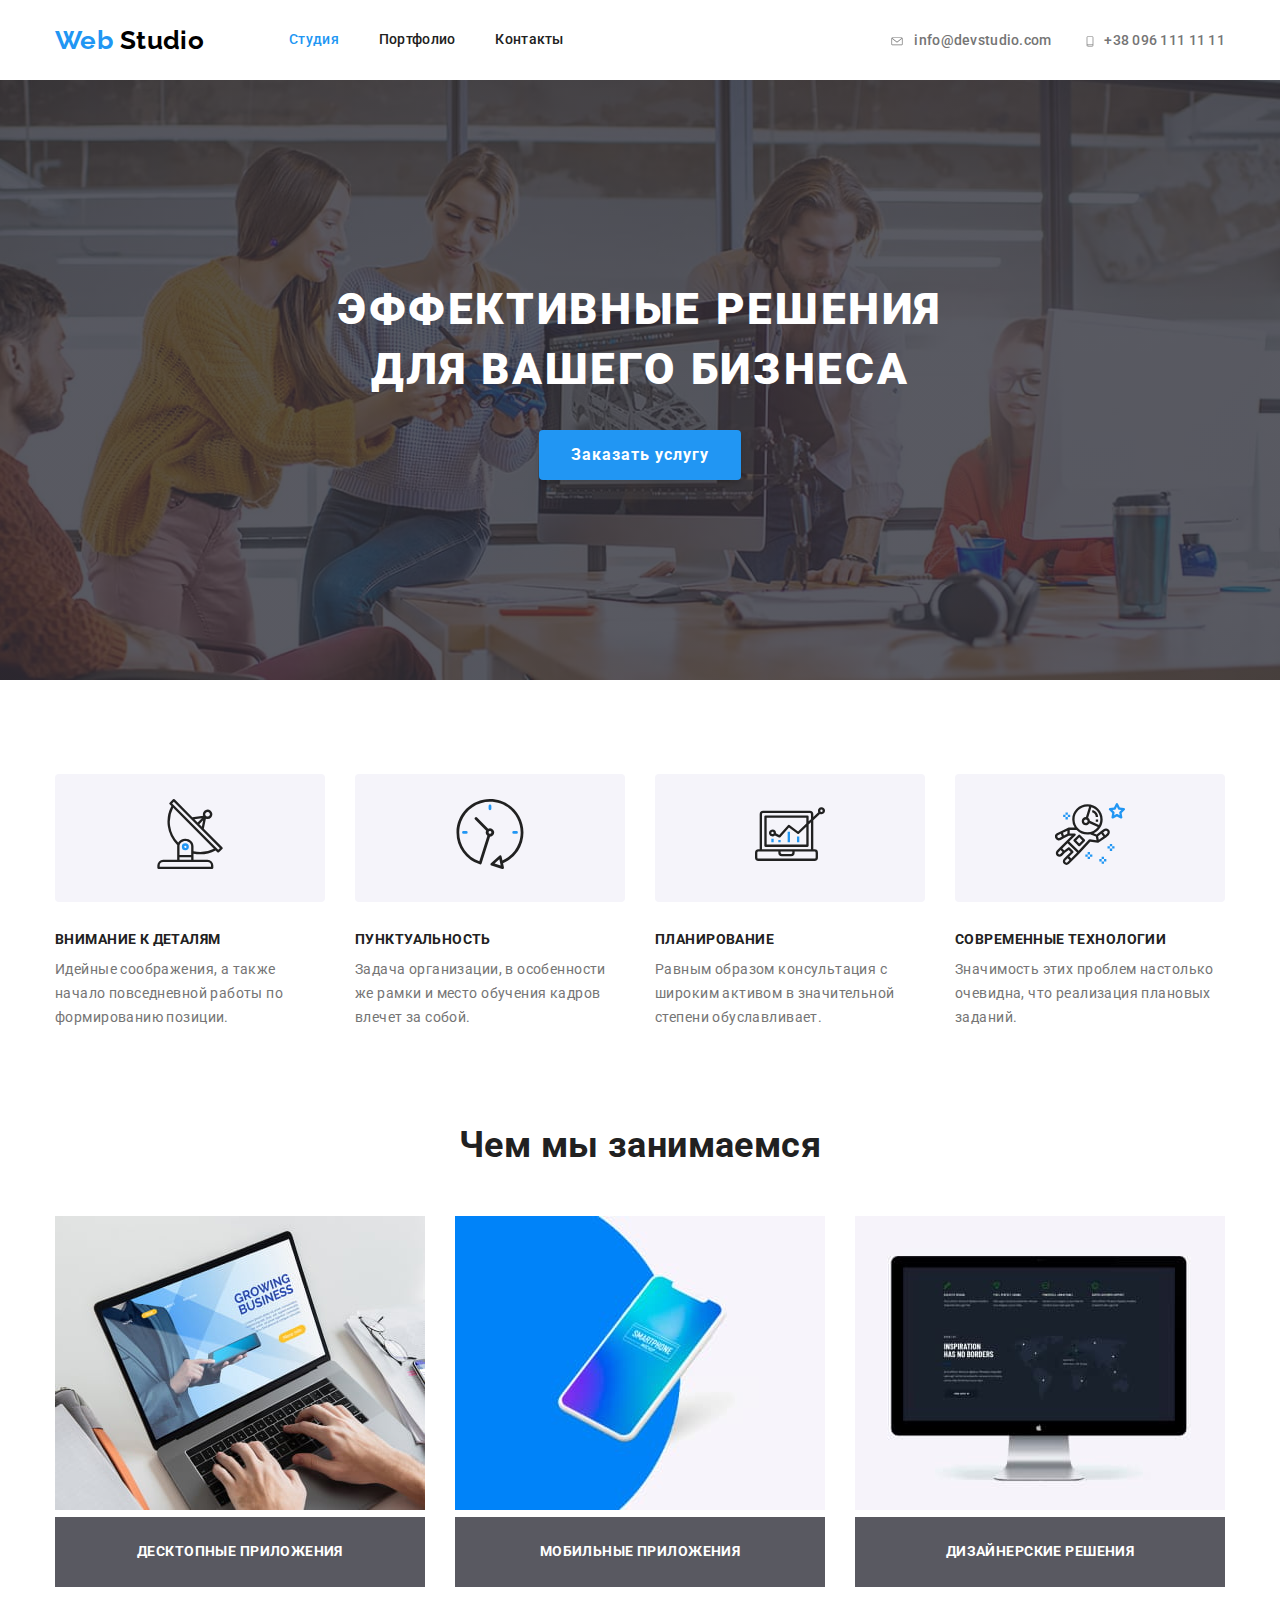
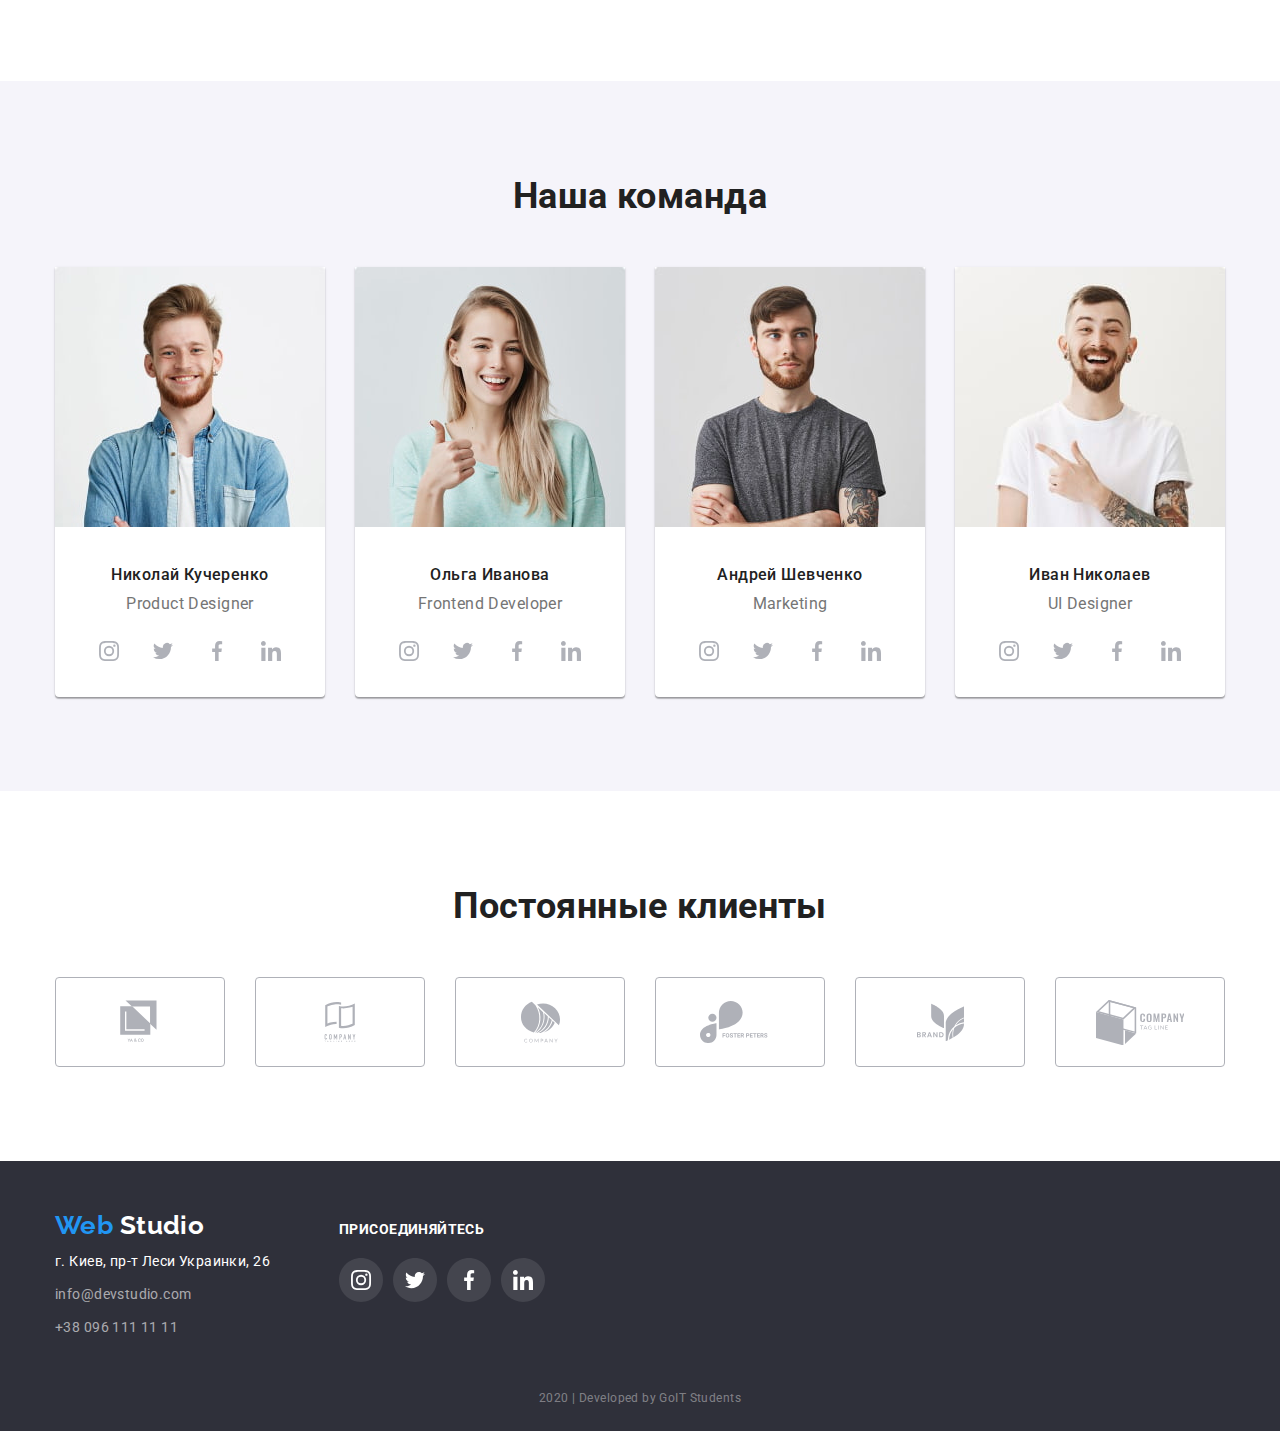
<file: index.html>
<!DOCTYPE html>
<html lang="ru">
  <head>
    <meta charset="UTF-8" />
    <meta name="viewport" content="width=device-width, initial-scale=1.0" />
    <title>Web Studio</title>
    <link href="https://fonts.googleapis.com/css2?family=Raleway:wght@700&family=Roboto:wght@400;500;700&display=swap" rel="stylesheet" />
    <link rel="stylesheet" href="./css/normalize.css" />
    <link rel="stylesheet" href="./css/style.css" />
  </head>

  <body>
    <!--Шапка сайта-->
    <header>
      <div class="container header-nav">
        <nav class="main-nav">
          <a href="./index.html" class="logo" lang="en"><span class="logo-header">Web</span> Studio</a>

          <ul class="site-nav list">
            <li class="item"><a href="./index.html" class="link current">Студия</a></li>
            <li class="item"><a href="./portfolio.html" class="link">Портфолио</a></li>
            <li class="item"><a href="#" class="link">Контакты</a></li>
          </ul>
        </nav>
        <div class="contact">
          <a class="contact-link mail" href="mailto:info@devstudio.com"
            ><svg class="contact-icon" width="16" height="11.2">
              <use href="./image/icon-sprite.svg#icon-envelope"></use>
            </svg>
            info@devstudio.com</a
          >
          <a class="contact-link phone" href="tel:+380961111111">
            <svg class="contact-icon" width="10" height="15">
              <use href="./image/icon-sprite.svg#icon-smartphone"></use>
            </svg>
            +38 096 111 11 11</a
          >
        </div>
      </div>
    </header>
    <main>
      <!--Баннер-->
      <div>
        <section class="hero">
          <h1 class="hero-title">
            Эффективные решения <br />
            для вашего бизнеса
          </h1>
          <button class="order-service" type="button">Заказать услугу</button>
        </section>
      </div>
      <!--Блок наши преимущества-->
      <div class="container">
        <section class="section-advantages">
          <h2 class="visually-hidden">Наши преимущества</h2>
          <ul class="advantages-list list">
            <li class="advantages">
              <span class="advantages-img"
                ><svg width="70" height="70">
                  <use href="./image/icon-sprite.svg#icon-antenna"></use></svg
              ></span>
              <h3 class="advantages-title">Внимание к деталям</h3>
              <p class="advantages-text">
                Идейные соображения, а также начало повседневной работы по формированию позиции.
              </p>
            </li>
            <li class="advantages">
              <span class="advantages-img"
                ><svg width="70" height="70">
                  <use href="./image/icon-sprite.svg#icon-clock"></use></svg
              ></span>
              <h3 class="advantages-title">Пунктуальность</h3>
              <p class="advantages-text">
                Задача организации, в особенности же рамки и место обучения кадров влечет за собой.
              </p>
            </li>
            <li class="advantages">
              <span class="advantages-img"
                ><svg width="70" height="70">
                  <use href="./image/icon-sprite.svg#icon-diagram"></use></svg
              ></span>
              <h3 class="advantages-title">Планирование</h3>
              <p class="advantages-text">
                Равным образом консультация с широким активом в значительной степени обуславливает.
              </p>
            </li>
            <li class="advantages">
              <span class="advantages-img"
                ><svg width="70" height="70">
                  <use href="./image/icon-sprite.svg#icon-astronaut"></use></svg
              ></span>
              <h3 class="advantages-title">Современные технологии</h3>
              <p class="advantages-text">
                Значимость этих проблем настолько очевидна, что реализация плановых заданий.
              </p>
            </li>
          </ul>
        </section>
      </div>

      <!--Блок о нас-->
      <div class="container">
        <section class="section-work">
          <h2 class="section-title">Чем мы занимаемся</h2>
          <ul class="work-list list">
            <li class="work">
              <img src="./image/work1.jpg" width="370" height="294" alt="Десктопные приложения" />
              <h3 class="title-work">Десктопные приложения</h3>
            </li>
            <li class="work">
              <img src="./image/work2.jpg" width="370" height="294" alt="Мобильные приложения" />
              <h3 class="title-work">Мобильные приложения</h3>
            </li>
            <li class="work">
              <img src="./image/work3.jpg" width="370" height="294" alt="Дизайнерские решения" />
              <h3 class="title-work">Дизайнерские решения</h3>
            </li>
          </ul>
        </section>
      </div>

      <!--Блок наша команда-->
      <div class="team-background">
        <div class="container">
          <section class="section-team">
            <h2 class="section-title">Наша команда</h2>
            <ul class="team-list list">
              <li class="team">
                <img src="./image/img.jpg" width="270" height="260" alt="Фото Николай Кучеренко" />
                <h3 class="title-team">Николай Кучеренко</h3>
                <p class="text-team">Product Designer</p>
                <ul class="social-list list">
                  <li class="social">
                    <a class="social-button" href="#"
                      ><svg class="social-icon" width="44" height="44">
                        <use href="./image/icon-sprite.svg#icon-instagram"></use></svg
                    ></a>
                  </li>
                  <li class="social">
                    <a class="social-button" href="#"
                      ><svg class="social-icon" width="44" height="44">
                        <use href="./image/icon-sprite.svg#icon-twitter"></use></svg
                    ></a>
                  </li>
                  <li class="social">
                    <a class="social-button" href="#"
                      ><svg class="social-icon" width="44" height="44">
                        <use href="./image/icon-sprite.svg#icon-facebook"></use></svg
                    ></a>
                  </li>
                  <li class="social">
                    <a class="social-button" href="#"
                      ><svg class="social-icon" width="44" height="44">
                        <use href="./image/icon-sprite.svg#icon-linkedin"></use></svg
                    ></a>
                  </li>
                </ul>
              </li>
              <li class="team">
                <img src="./image/img(1).jpg" width="270" height="260" alt="Фото Ольга Иванова" />
                <h3 class="title-team">Ольга Иванова</h3>
                <p class="text-team">Frontend Developer</p>
                <ul class="social-list list">
                  <li class="social">
                    <a class="social-button" href="#"
                      ><svg class="social-icon" width="44" height="44">
                        <use href="./image/icon-sprite.svg#icon-instagram"></use></svg
                    ></a>
                  </li>
                  <li class="social">
                    <a class="social-button" href="#"
                      ><svg class="social-icon" width="44" height="44">
                        <use href="./image/icon-sprite.svg#icon-twitter"></use></svg
                    ></a>
                  </li>
                  <li class="social">
                    <a class="social-button" href="#"
                      ><svg class="social-icon" width="44" height="44">
                        <use href="./image/icon-sprite.svg#icon-facebook"></use></svg
                    ></a>
                  </li>
                  <li class="social">
                    <a class="social-button" href="#"
                      ><svg class="social-icon" width="44" height="44">
                        <use href="./image/icon-sprite.svg#icon-linkedin"></use></svg
                    ></a>
                  </li>
                </ul>
              </li>
              <li class="team">
                <img src="./image/img(2).jpg" width="270" height="260" alt="Фото Андрей Шевченко" />
                <h3 class="title-team">Андрей Шевченко</h3>
                <p class="text-team">Marketing</p>
                <ul class="social-list list">
                  <li class="social">
                    <a class="social-button" href="#"
                      ><svg class="social-icon" width="44" height="44">
                        <use href="./image/icon-sprite.svg#icon-instagram"></use></svg
                    ></a>
                  </li>
                  <li class="social">
                    <a class="social-button" href="#"
                      ><svg class="social-icon" width="44" height="44">
                        <use href="./image/icon-sprite.svg#icon-twitter"></use></svg
                    ></a>
                  </li>
                  <li class="social">
                    <a class="social-button" href="#"
                      ><svg class="social-icon" width="44" height="44">
                        <use href="./image/icon-sprite.svg#icon-facebook"></use></svg
                    ></a>
                  </li>
                  <li class="social">
                    <a class="social-button" href="#"
                      ><svg class="social-icon" width="44" height="44">
                        <use href="./image/icon-sprite.svg#icon-linkedin"></use></svg
                    ></a>
                  </li>
                </ul>
              </li>
              <li class="team">
                <img src="./image/img(3).jpg" width="270" height="260" alt="Фото Иван Николаев" />
                <h3 class="title-team">Иван Николаев</h3>
                <p class="text-team">UI Designer</p>
                <ul class="social-list list">
                  <li class="social">
                    <a class="social-button" href="#"
                      ><svg class="social-icon" width="44" height="44">
                        <use href="./image/icon-sprite.svg#icon-instagram"></use></svg
                    ></a>
                  </li>
                  <li class="social">
                    <a class="social-button" href="#"
                      ><svg class="social-icon" width="44" height="44">
                        <use href="./image/icon-sprite.svg#icon-twitter"></use></svg
                    ></a>
                  </li>
                  <li class="social">
                    <a class="social-button" href="#"
                      ><svg class="social-icon" width="44" height="44">
                        <use href="./image/icon-sprite.svg#icon-facebook"></use></svg
                    ></a>
                  </li>
                  <li class="social">
                    <a class="social-button" href="#"
                      ><svg class="social-icon" width="44" height="44">
                        <use href="./image/icon-sprite.svg#icon-linkedin"></use></svg
                    ></a>
                  </li>
                </ul>
              </li>
            </ul>
          </section>
        </div>
      </div>

      <!--Блок наши клиенты-->
      <div class="container">
        <section class="section-client">
          <h2 class="section-title">Постоянные клиенты</h2>
          <ul class="client-list list">
            <li class="client">
              <a class="client-link" href="#"
                ><svg class="client-icon" width="44.27" height="49.23">
                  <use href="./image/icon-sprite.svg#icon-client1"></use></svg
              ></a>
            </li>
            <li class="client">
              <a class="client-link" href="#"
                ><svg class="client-icon" width="40" height="52">
                  <use href="./image/icon-sprite.svg#icon-client2"></use></svg
              ></a>
            </li>
            <li class="client">
              <a class="client-link" href="#"
                ><svg class="client-icon" width="41" height="42.6">
                  <use href="./image/icon-sprite.svg#icon-client3"></use></svg
              ></a>
            </li>
            <li class="client">
              <a class="client-link" href="#"
                ><svg class="client-icon" width="79.66" height="42.02">
                  <use href="./image/icon-sprite.svg#icon-client4"></use></svg
              ></a>
            </li>
            <li class="client">
              <a class="client-link" href="#"
                ><svg class="client-icon" width="59" height="47">
                  <use href="./image/icon-sprite.svg#icon-client5"></use></svg
              ></a>
            </li>
            <li class="client">
              <a class="client-link" href="#"
                ><svg class="client-icon" width="88.48" height="45.44">
                  <use href="./image/icon-sprite.svg#icon-client6"></use></svg
              ></a>
            </li>
          </ul>
        </section>
      </div>
    </main>
    <footer class="main-footer">
      <!--Контактная информация в подвале-->
      <div class="container footer">
        <div class="footer-container">
          <a href="./index.html" class="logo-footer"> <span class="logo-color">Web</span> Studio</a>
          <address class="addres">г. Киев, пр-т Леси Украинки, 26</address>
          <address class="contact-footer">
            <a href="mailto:info@devstudio.com" class="mail-footer">info@devstudio.com</a> <br />
            <a href="tel:+380961111111" class="phone-footer">+38 096 111 11 11</a>
          </address>
        </div>
        <div class="join-container">
          <b class="join">Присоединяйтесь</b>
          <ul class="social-list-footer list">
            <li class="social-footer">
              <a class="social-footer-link" href="#"
                ><svg class="social-icon-footer" width="44" height="44">
                  <use href="./image/icon-sprite.svg#icon-instagram-footer"></use></svg
              ></a>
            </li>
            <li class="social-footer">
              <a class="social-footer-link" href="#"
                ><svg class="social-icon-footer" width="44" height="44">
                  <use href="./image/icon-sprite.svg#icon-twitter-footer"></use></svg
              ></a>
            </li>
            <li class="social-footer">
              <a class="social-footer-link" href="#"
                ><svg class="social-icon-footer" width="44" height="44">
                  <use href="./image/icon-sprite.svg#icon-facebook-footer"></use></svg
              ></a>
            </li>
            <li class="social-footer">
              <a class="social-footer-link" href="#"
                ><svg class="social-icon-footer" width="44" height="44">
                  <use href="./image/icon-sprite.svg#icon-linkedin-footer"></use></svg
              ></a>
            </li>
          </ul>
        </div>
      </div>
      <!--Копирайт-->
      <div>
        <p lang="en" class="copyright">2020 | Developed by GoIT Students</p>
      </div>
    </footer>
  </body>
</html>
</file>
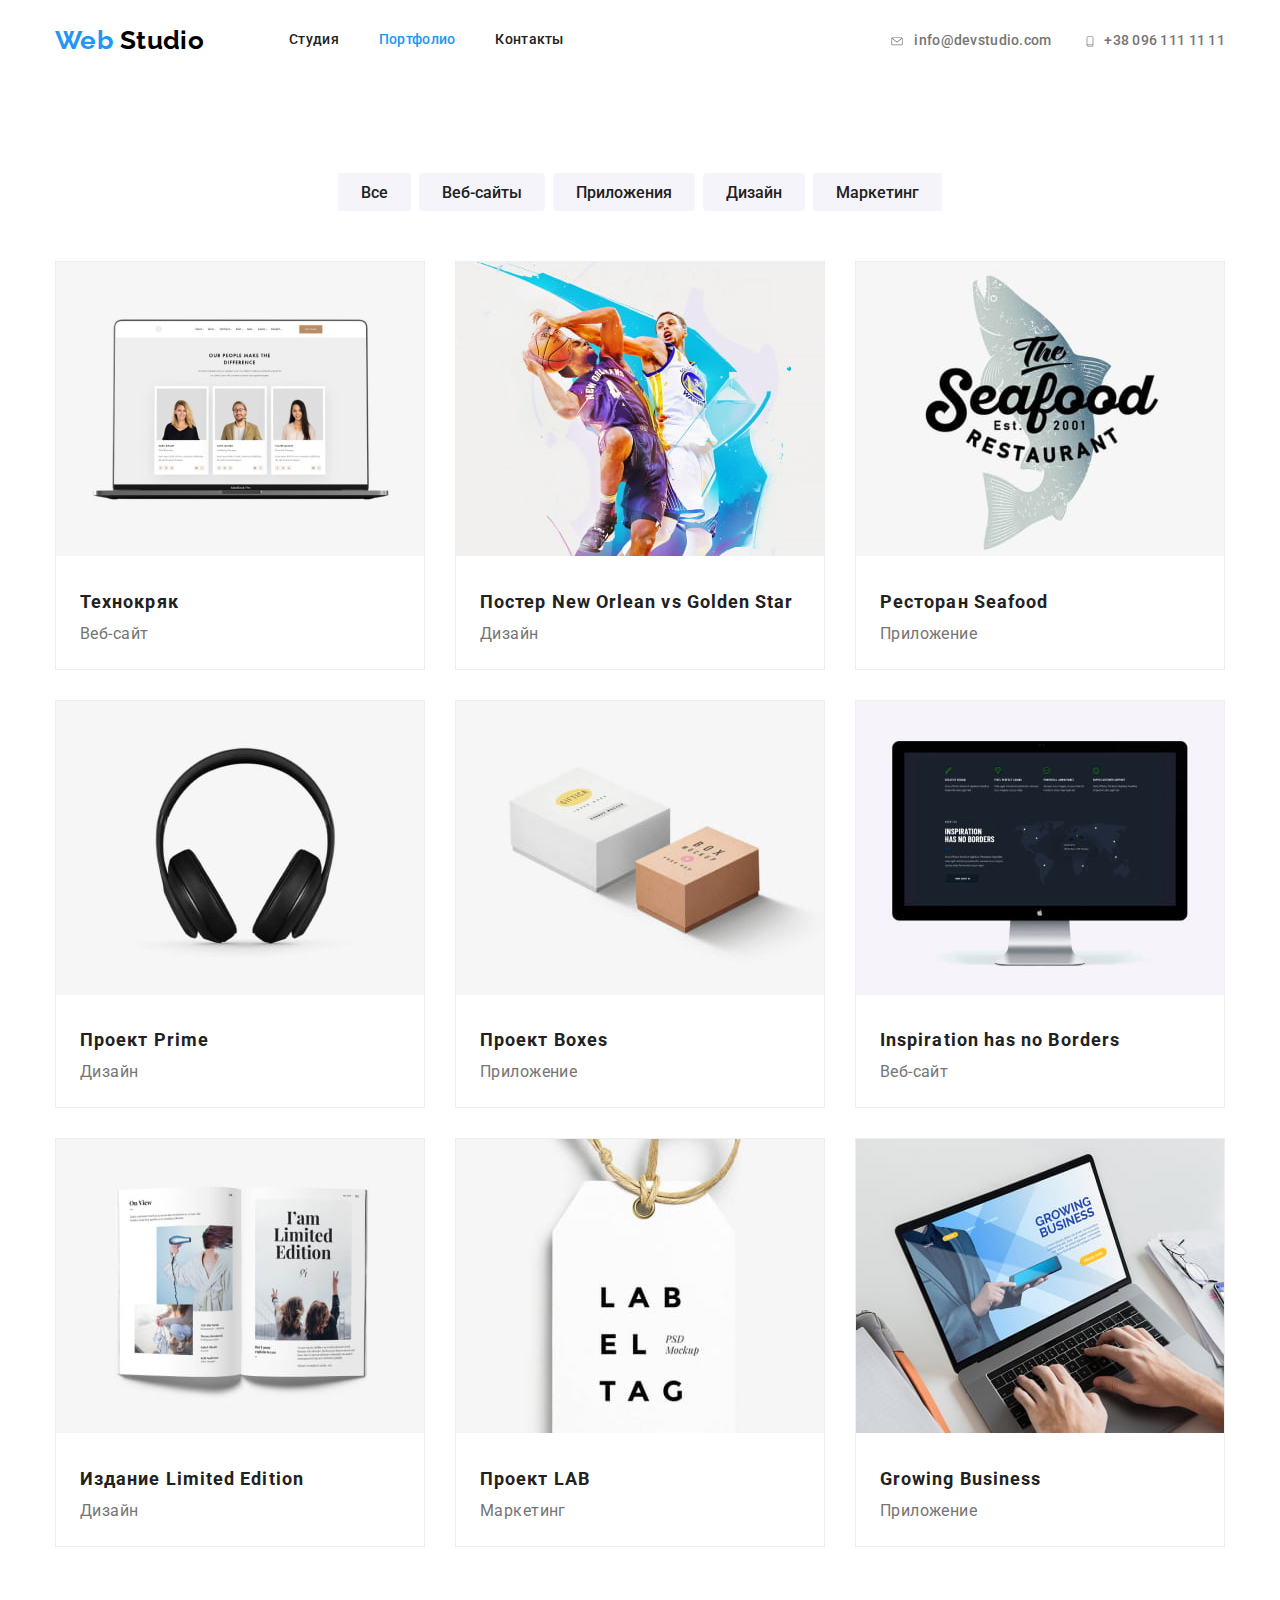
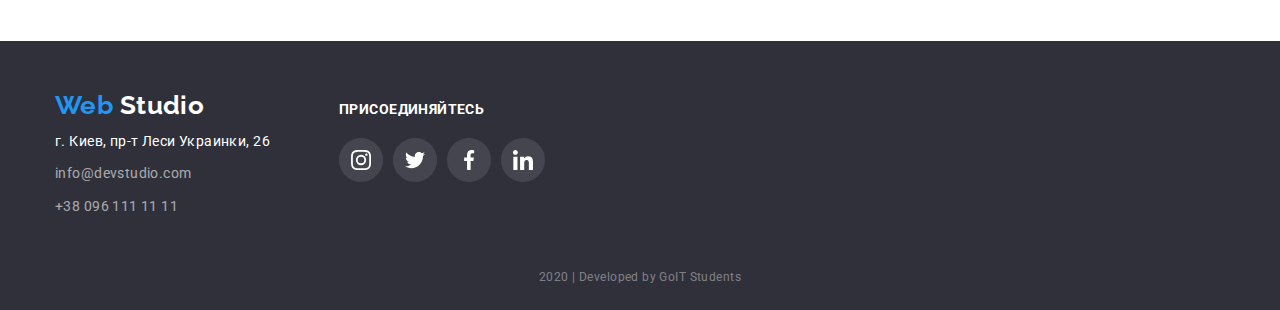
<file: portfolio.html>
<!DOCTYPE html>
<html lang="ru">
  <head>
    <meta charset="UTF-8" />
    <meta name="viewport" content="width=device-width, initial-scale=1.0" />
    <title>Портфолио</title>
    <link href="https://fonts.googleapis.com/css2?family=Raleway:wght@700&family=Roboto:wght@400;500;700&display=swap" rel="stylesheet" />
    <link rel="stylesheet" href="./css/normalize.css" />
    <link rel="stylesheet" href="./css/style.css" />
  </head>

  <body>
    <!--Шапка сайта-->
    <header>
      <div class="container header-nav">
        <nav class="main-nav">
          <a href="./index.html" class="logo" lang="en"><span class="logo-header">Web</span> Studio</a>

          <ul class="site-nav list">
            <li class="item"><a href="./index.html" class="link">Студия</a></li>
            <li class="item"><a href="./portfolio.html" class="link current">Портфолио</a></li>
            <li class="item"><a href="#" class="link">Контакты</a></li>
          </ul>
        </nav>
        <div class="contact">
          <a class="contact-link mail" href="mailto:info@devstudio.com"
            ><svg class="contact-icon" width="16" height="11.2">
              <use href="./image/icon-sprite.svg#icon-envelope"></use>
            </svg>
            info@devstudio.com</a
          >
          <a class="contact-link phone" href="tel:+380961111111">
            <svg class="contact-icon" width="10" height="15">
              <use href="./image/icon-sprite.svg#icon-smartphone"></use>
            </svg>
            +38 096 111 11 11</a
          >
        </div>
      </div>
    </header>
    <main>
      <!--Портфолио-->
      <section class="section-portfolio">
        <div class="container">
          <h1 class="visually-hidden">Наши работы</h1>
          <ul class="filter-list list">
            <li class="filter"><button type="button" class="portfolio-button">Все</button></li>
            <li class="filter">
              <button type="button" class="portfolio-button">Веб-сайты</button>
            </li>
            <li class="filter">
              <button type="button" class="portfolio-button">Приложения</button>
            </li>
            <li class="filter"><button type="button" class="portfolio-button">Дизайн</button></li>
            <li class="filter">
              <button type="button" class="portfolio-button">Маркетинг</button>
            </li>
          </ul>
        </div>
        <div class="container">
          <ul class="project-list list">
            <li class="project">
              <a href="#">
                <img src="./image/portfolio1.jpg" width="370" height="294" alt="Пример работы Технокряк" />
                <div class="project-content">
                  <h2 class="portfolio-title">Технокряк</h2>
                  <p class="portfolio-subtitle">Веб-сайт</p>
                  <p class="portfolio-text">
                    Lorem ipsum dolor sit amet consectetur adipisicing elit. Consectetur error excepturi consequuntur modi, eum voluptas eius
                    temporibus quia nisi quod soluta omnis, sapiente ut voluptatem. Enim explicabo totam adipisci omnis?
                  </p>
                </div>
              </a>
            </li>
            <li class="project">
              <a href="#">
                <img src="./image/portfolio2.jpg" width="370" height="294" alt="Пример работы Постер New Orlean vs Golden Star" />
                <div class="project-content">
                  <h2 class="portfolio-title">Постер New Orlean vs Golden Star</h2>
                  <p class="portfolio-subtitle">Дизайн</p>
                  <p class="portfolio-text">
                    Lorem ipsum dolor sit amet consectetur adipisicing elit. Consectetur error excepturi consequuntur modi, eum voluptas eius
                    temporibus quia nisi quod soluta omnis, sapiente ut voluptatem. Enim explicabo totam adipisci omnis?
                  </p>
                </div>
              </a>
            </li>
            <li class="project">
              <a href="#">
                <img src="./image/portfolio3.jpg" width="370" height="294" alt="Пример работы Ресторан Seafood" />
                <div class="project-content">
                  <h2 class="portfolio-title">Ресторан Seafood</h2>
                  <p class="portfolio-subtitle">Приложение</p>
                  <p class="portfolio-text">
                    Lorem ipsum dolor sit amet consectetur adipisicing elit. Consectetur error excepturi consequuntur modi, eum voluptas eius
                    temporibus quia nisi quod soluta omnis, sapiente ut voluptatem. Enim explicabo totam adipisci omnis?
                  </p>
                </div>
              </a>
            </li>
            <li class="project">
              <a href="#">
                <img src="./image/portfolio4.jpg" width="370" height="294" alt="Пример работы Проект Prime" />
                <div class="project-content">
                  <h2 class="portfolio-title">Проект Prime</h2>
                  <p class="portfolio-subtitle">Дизайн</p>
                  <p class="portfolio-text">
                    Lorem ipsum dolor sit amet consectetur adipisicing elit. Consectetur error excepturi consequuntur modi, eum voluptas eius
                    temporibus quia nisi quod soluta omnis, sapiente ut voluptatem. Enim explicabo totam adipisci omnis?
                  </p>
                </div>
              </a>
            </li>
            <li class="project">
              <a href="#">
                <img src="./image/portfolio5.jpg" width="370" height="294" alt="Пример работы Проект Boxes" />
                <div class="project-content">
                  <h2 class="portfolio-title">Проект Boxes</h2>
                  <p class="portfolio-subtitle">Приложение</p>
                  <p class="portfolio-text">
                    Lorem ipsum dolor sit amet consectetur adipisicing elit. Consectetur error excepturi consequuntur modi, eum voluptas eius
                    temporibus quia nisi quod soluta omnis, sapiente ut voluptatem. Enim explicabo totam adipisci omnis?
                  </p>
                </div>
              </a>
            </li>
            <li class="project">
              <a href="#">
                <img src="./image/portfolio6.jpg" width="370" height="294" alt="Пример работы Inspiration has no Borders" />
                <div class="project-content">
                  <h2 class="portfolio-title">Inspiration has no Borders</h2>
                  <p class="portfolio-subtitle">Веб-сайт</p>
                  <p class="portfolio-text">
                    Lorem ipsum dolor sit amet consectetur adipisicing elit. Consectetur error excepturi consequuntur modi, eum voluptas eius
                    temporibus quia nisi quod soluta omnis, sapiente ut voluptatem. Enim explicabo totam adipisci omnis?
                  </p>
                </div>
              </a>
            </li>
            <li class="project">
              <a href="#">
                <img src="./image/portfolio7.jpg" width="370" height="294" alt="Пример работы Издание Limited Edition" />
                <div class="project-content">
                  <h2 class="portfolio-title">Издание Limited Edition</h2>
                  <p class="portfolio-subtitle">Дизайн</p>
                  <p class="portfolio-text">
                    Lorem ipsum dolor sit amet consectetur adipisicing elit. Consectetur error excepturi consequuntur modi, eum voluptas eius
                    temporibus quia nisi quod soluta omnis, sapiente ut voluptatem. Enim explicabo totam adipisci omnis?
                  </p>
                </div>
              </a>
            </li>
            <li class="project">
              <a href="#">
                <img src="./image/portfolio8.jpg" width="370" height="294" alt="Пример работы Проект LAB" />
                <div class="project-content">
                  <h2 class="portfolio-title">Проект LAB</h2>
                  <p class="portfolio-subtitle">Маркетинг</p>
                  <p class="portfolio-text">
                    Lorem ipsum dolor sit amet consectetur adipisicing elit. Consectetur error excepturi consequuntur modi, eum voluptas eius
                    temporibus quia nisi quod soluta omnis, sapiente ut voluptatem. Enim explicabo totam adipisci omnis?
                  </p>
                </div>
              </a>
            </li>
            <li class="project">
              <a href="#">
                <img src="./image/portfolio9.jpg" width="370" height="294" alt="Пример работы Growing Business" />
                <div class="project-content">
                  <h2 class="portfolio-title">Growing Business</h2>
                  <p class="portfolio-subtitle">Приложение</p>
                  <p class="portfolio-text">
                    Lorem ipsum dolor sit amet consectetur adipisicing elit. Consectetur error excepturi consequuntur modi, eum voluptas eius
                    temporibus quia nisi quod soluta omnis, sapiente ut voluptatem. Enim explicabo totam adipisci omnis?
                  </p>
                </div>
              </a>
            </li>
          </ul>
        </div>
      </section>
    </main>
    <footer class="main-footer">
      <!--Контактная информация в подвале-->
      <div class="container footer">
        <div class="footer-container">
          <a href="./index.html" class="logo-footer"> <span class="logo-color">Web</span> Studio</a>
          <address class="addres">г. Киев, пр-т Леси Украинки, 26</address>
          <address class="contact-footer">
            <a href="mailto:info@devstudio.com" class="mail-footer">info@devstudio.com</a> <br />
            <a href="tel:+380961111111" class="phone-footer">+38 096 111 11 11</a>
          </address>
        </div>
        <div class="join-container">
          <b class="join">Присоединяйтесь</b>
          <ul class="social-list-footer list">
            <li class="social-footer">
              <a class="social-footer-link" href="#"
                ><svg class="social-icon-footer" width="44" height="44">
                  <use href="./image/icon-sprite.svg#icon-instagram-footer"></use></svg
              ></a>
            </li>
            <li class="social-footer">
              <a class="social-footer-link" href="#"
                ><svg class="social-icon-footer" width="44" height="44">
                  <use href="./image/icon-sprite.svg#icon-twitter-footer"></use></svg
              ></a>
            </li>
            <li class="social-footer">
              <a class="social-footer-link" href="#"
                ><svg class="social-icon-footer" width="44" height="44">
                  <use href="./image/icon-sprite.svg#icon-facebook-footer"></use></svg
              ></a>
            </li>
            <li class="social-footer">
              <a class="social-footer-link" href="#"
                ><svg class="social-icon-footer" width="44" height="44">
                  <use href="./image/icon-sprite.svg#icon-linkedin-footer"></use></svg
              ></a>
            </li>
          </ul>
        </div>
      </div>
      <!--Копирайт-->
      <div>
        <p lang="en" class="copyright">2020 | Developed by GoIT Students</p>
      </div>
    </footer>
  </body>
</html>
</file>
<file: css/style.css>
/* Цвет основного текста #212121; */
/* Вторичный цвет текста  #757575;*/
/* Белый #ffffff  */
/* Акцент #2196f3; */
/* Вторичный цвет фона #f5f4fA */
/* Фон футер #2F303A; */
html {
  box-sizing: border-box;
}
*,
*::before,
*::after {
  box-sizing: inherit;
}
:root {
  --text-color: #757575;
  --primary-title-color: #212121;
  --accent-color: #2196f3;
  --primary-white-color: #ffffff;
  --background-footer: #2f303a;
  --background-icon: #f5f4fa;
  --background-button: #f5f4fa;
  --color-button: #212121;
  --color-social: #afb1b8;
  --client-icon: #afb1b8;
}

body {
  background-color: var(--primary-white-color);
  color: var(--primary-title-color);

  font-family: 'Roboto', sans-serif;
  font-style: normal;
  font-weight: normal;
  letter-spacing: 0.03em;
  font-size: 14px;
  line-height: 1.7;
}

/* Стили для страницы Студия index.html */
a {
  text-decoration: none;
}
.list {
  list-style: none;
  padding: 0;
  margin: 0;
}
.container {
  margin-left: auto;
  margin-right: auto;
  width: 1200px;
  padding-left: 15px;
  padding-right: 15px;
}

/* Logo*/
.logo,
.logo-header,
.logo-footer,
.logo-color {
  font-family: 'Raleway', sans-serif;
  font-weight: 700;
  font-size: 26px;
  line-height: 1.19;
  color: #000000;
}
.logo-header {
  color: var(--accent-color);
}
/* Navigation */
.header-nav {
  display: flex;
  align-items: center;
}
.main-nav {
  display: flex;
  align-items: center;
}
.site-nav {
  display: flex;
  margin-left: 85px;
}
.site-nav .item + .item {
  margin-left: 40px;
}
.site-nav .link {
  display: block;
  padding-top: 32px;
  padding-bottom: 32px;

  font-weight: 500;
  font-size: 14px;
  line-height: 1.14;
  letter-spacing: 0.02em;
  color: var(--primary-title-color);
}
.site-nav .link:hover,
.site-nav .link:focus {
  color: var(--accent-color);
  cursor: pointer;
}
.site-nav .link.current {
  color: var(--accent-color);
}
/* Contact*/
.contact {
  margin-left: auto;
  padding: 0;
  border: none;
}
.contact-icon {
  margin-right: 6px;
  vertical-align: middle;
}
.contact-link {
  cursor: pointer;
  color: var(--text-color);
  fill: var(--text-color);
}
.contact-link:hover,
.contact-link:focus {
  cursor: pointer;
  color: var(--accent-color);
  fill: var(--accent-color);
}
.contact .mail + .phone {
  margin-left: 30px;
}
.mail,
.phone {
  font-weight: 500;
  font-size: 14px;
  line-height: 2;
  letter-spacing: 0.02em;
  color: var(--text-color);
}
.mail:hover,
.phone:hover,
.mail-footer:hover,
.phone-footer:hover,
.mail:focus,
.phone:focus,
.mail-footer:focus,
.phone-footer:focus {
  color: var(--accent-color);
}
/* Hero */
.hero {
  max-width: 1600px;
  height: 600px;
  margin-left: auto;
  margin-right: auto;
  background-image: linear-gradient(to right, rgba(47, 48, 58, 0.8), rgba(47, 48, 58, 0.8)), url('../image/header.jpg');

  background-repeat: no-repeat;
  background-position: center;
  background-size: cover;
  text-align: center;
}
.hero-title {
  margin-top: 0px;
  padding-top: 200px;
  margin-bottom: 30px;

  font-weight: 900;
  font-size: 44px;
  line-height: 1.36;
  letter-spacing: 0.06em;
  text-transform: uppercase;
  color: var(--primary-white-color);
}

button {
  border: none;
  outline: none;
}
.order-service {
  --h: 50px;
  min-width: 200px;
  padding: 0 32px; /* гарантия отступов при увеличении длинны текста*/

  height: var(--h); /* центрирование одной линии текста по вертикали */
  line-height: var(--h); /* центрирование одной линии текста по вертикали */
  /* текст */
  text-align: center; /* центрирование  по горзонтали */
  font-weight: 700;
  font-size: 16px;
  letter-spacing: 0.06em;
  /* цвета */
  color: var(--primary-white-color);
  background-color: var(--accent-color);

  /* украшения   */
  box-shadow: 0px 4px 4px rgba(0, 0, 0, 0.15);
  border-radius: 4px;
  cursor: pointer;
}
.order-service:hover,
.order-service:focus {
  background-color: #188ce8;
}
/* Section*/
.section-advantages,
.section-team,
.section-work,
.section-client {
  margin-top: 94px;
}
.advantages-list .advantages + .advantages,
.work-list .work + .work,
.team-list .team + .team,
.client-list .client + .client {
  margin-left: 30px;
}
.advantages,
.team {
  width: 270px;
}
.advantages-list,
.work-list,
.team-list,
.client-list,
.social-list,
.social-list-footer {
  display: flex;
}
.section-title {
  margin-top: 0px;
  margin-bottom: 50px;

  font-weight: 700;
  font-size: 36px;
  line-height: 1.17;
  text-align: center;
}
.advantages-img {
  display: block;
  margin-bottom: 30px;
  padding: 25px 100px 25px 100px;
  border-radius: 4px;

  text-align: center;
  background-color: var(--background-icon);
}
.advantages-title {
  margin-top: 0px;
  margin-bottom: 10px;
  font-weight: 700;
  font-size: 14px;
  line-height: 1.14;
  text-transform: uppercase;
}
.advantages-text {
  margin-top: 0px;
  margin-bottom: 0px;
  font-size: 14px;
  line-height: 1.71;
  color: var(--text-color);
}
.advantages-text {
  color: var(--text-color);
}
/*Section About us*/
.work {
  width: 370px;
}
.title-work {
  padding: 27px 82px;
  margin-top: 0px;
  margin-bottom: 0px;
  font-size: 14px;
  text-align: center;
  line-height: 1.14;
  color: var(--primary-white-color);
  text-transform: uppercase;
  /* Чтобы отобразить белый текст временно серый фон вместо баннера */
  background-color: rgba(47, 48, 58, 0.8);
}
/*Section Our Team*/
.social-list {
  justify-content: center;
  align-items: center;
  margin-left: 32px;
  margin-right: 32px;
  padding-bottom: 24px;
}
.social-button {
  padding: 0;
  border: none;
  display: block;
  width: 44px;
  height: 44px;
  border-radius: 50%;
  cursor: pointer;
}
.social-icon:hover,
.social-icon:focus {
  --color1: var(--accent-color);
  --color2: var(--primary-white-color);
}
.social-list .social + .social {
  margin-left: 10px;
}
.team-background {
  background-color: var(--background-button);
}
.section-team {
  padding-bottom: 94px;
}
.section-team > .section-title {
  padding-top: 94px;
  padding-bottom: 50px;
  margin-bottom: 0px;
}
.title-team {
  margin-top: 30px;
  margin-bottom: 10px;
}
.title-team,
.text-team {
  font-weight: 500;
  font-size: 16px;
  line-height: 1.19;
  text-align: center;
}
.section-team .text-team {
  margin-top: 0px;
  margin-bottom: 16px;
  font-weight: 400;
  color: var(--text-color);
}
.team {
  background: #ffffff;
  box-shadow: 0px 2px 1px rgba(0, 0, 0, 0.2), 0px 1px 1px rgba(0, 0, 0, 0.14), 0px 1px 3px rgba(0, 0, 0, 0.12);
  border-radius: 0px 0px 4px 4px;
}
/*Our Clients*/
.section-client {
  margin-bottom: 94px;
}
.client {
  display: flex;
  align-items: center;
  justify-content: center;
  width: 170px;
  height: 90px;
  border: 1px solid #afb1b8;
  border-radius: 4px;
}
.client-link {
  text-decoration: none;
  display: flex;
  width: 100%;
  height: 100%;
  fill: var(--client-icon);
  cursor: pointer;
}
.client:hover .client-icon,
.client:focus .client-icon {
  fill: var(--accent-color);
  color: var(--accent-color);
}
.client-icon {
  border-style: none;
  margin: auto;
  fill: var(--client-icon);
}

.client-logo {
  border-style: none;
  margin: auto;
}
.client:hover,
.client:focus {
  border: 1px solid var(--accent-color);
}
/*Footer*/
.container.footer {
  display: flex;
  align-items: baseline;
}
.main-footer {
  background-color: var(--background-footer);
}
.footer-container {
  margin-top: 45px;
  margin-right: 69px;
}
.logo-footer,
.logo-color {
  margin-top: 8px;
  color: var(--primary-white-color);
}
.logo-color {
  color: var(--accent-color);
}
.addres {
  color: var(--primary-white-color);
  margin-top: 8px;
  margin-bottom: 9px;
}
.mail-footer {
  display: inline-block;
  margin-bottom: 9px;
}
.mail-footer,
.phone-footer {
  color: rgba(255, 255, 255, 0.6);
}
.contact-footer {
  padding-bottom: 28px;
}
.join-container {
  margin-top: 57px;
}
.join {
  display: inline-block;
  margin-bottom: 20px;
  font-weight: 700;
  line-height: 1.14;
  text-transform: uppercase;
  color: var(--primary-white-color);
}
.social-footer {
  padding: 0;
  border: none;
  fill: var(--color-social);
}
.social-list-footer .social-footer + .social-footer {
  margin-left: 10px;
}
.social-footer-link:hover {
  display: block;
  width: 44px;
  height: 44px;
  color: var(--primary-white-color);
  background-color: var(--accent-color);
  border-radius: 50%;
  background-position: center;
}
.social-icon-footer {
  fill: currentColor;
}
.copyright {
  margin-top: 0px;
  margin-bottom: 0px;
  padding-top: 18px;
  padding-bottom: 21px;
  font-size: 12px;
  line-height: 2;
  text-align: center;
  color: rgba(255, 255, 255, 0.4);
}

/* Разметка страницы Portfolio */
.section-portfolio {
  margin-top: 93px;
  margin-bottom: 94px;
}
.filter-list {
  display: flex;
  justify-content: center;
  align-items: flex-start;
  margin-bottom: 50px;
}
.filter-list .filter + .filter {
  margin-left: 8px;
}
.portfolio-button {
  width: auto;
  padding: 6px 22px;
  height: 38px;
  font-weight: 500;
  font-size: 16px;
  line-height: 1.6;
  text-align: center;
  color: var(--color-button);
  background: var(--background-button);
  border: 1px solid transparent;
  border-radius: 4px;
}
.portfolio-button:hover,
.portfolio-button:focus {
  color: var(--primary-white-color);
  background: var(--accent-color);
}
.project-list {
  display: flex;
  flex-wrap: wrap;
}
.project {
  width: calc((100% - 60px) / 3);
  margin-right: 30px;
  margin-bottom: 30px;
  overflow: hidden;
  border: 1px solid #eeeeee;
}
.project:nth-child(3n) {
  margin-right: 0;
}
.project:nth-last-child(-n + 3) {
  margin-bottom: 0;
}
.project-content {
  padding: 20px 24px;
  background: #ffffff;
}
.project:hover,
.project:focus {
  box-shadow: 1px 4px 6px rgba(0, 0, 0, 0.16), 0px 4px 4px rgba(0, 0, 0, 0.06), 0px 1px 1px rgba(0, 0, 0, 0.12);
}
.portfolio-title {
  margin-top: 0px;
  margin-bottom: 0px;
  font-weight: 700;
  font-size: 18px;
  line-height: 2;
  letter-spacing: 0.06em;
  color: var(--primary-title-color);
}
.portfolio-subtitle {
  margin-top: 0px;
  margin-bottom: 0px;
  font-size: 16px;
  line-height: 1.8;
  color: var(--text-color);
}
.portfolio-text {
  font-size: 18px;
  line-height: 1.6;
  color: var(--primary-white-color);
  background: rgba(33, 150, 243, 0.9);
  display: none;
}
</file>
